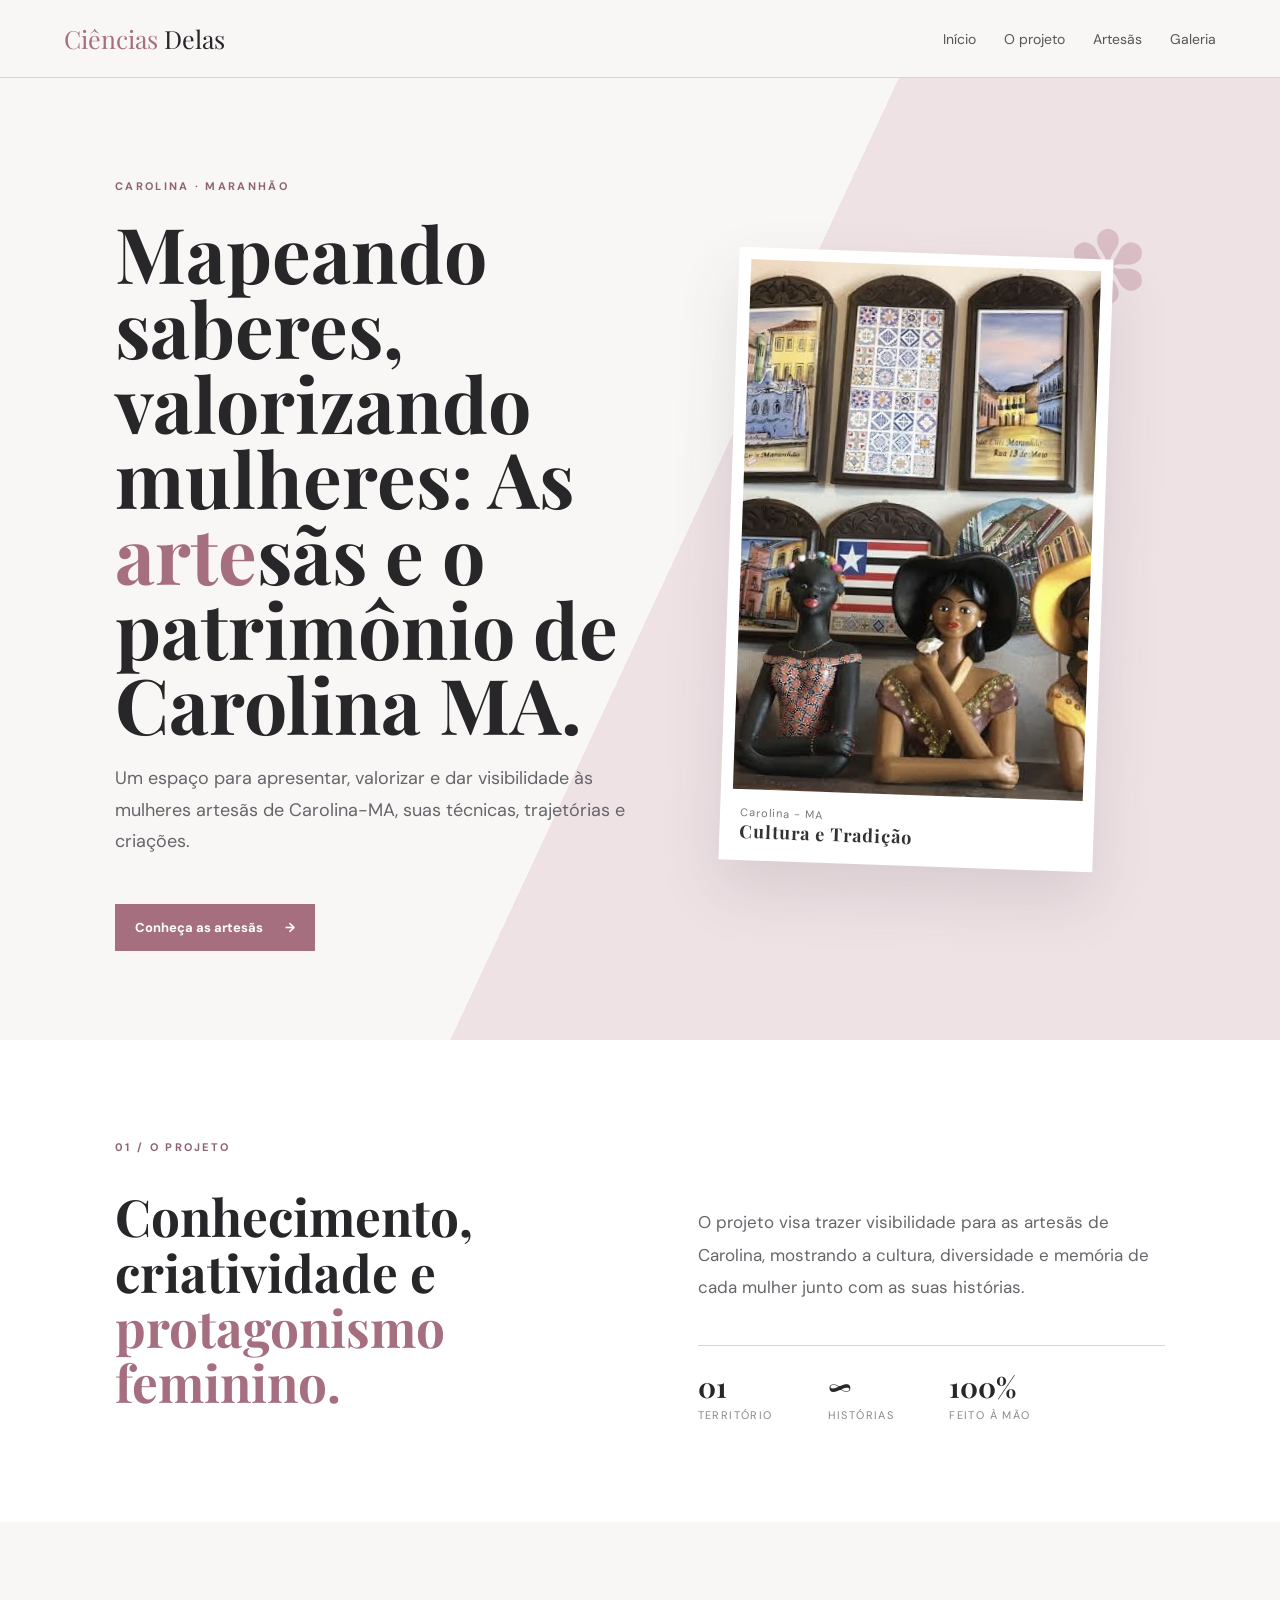
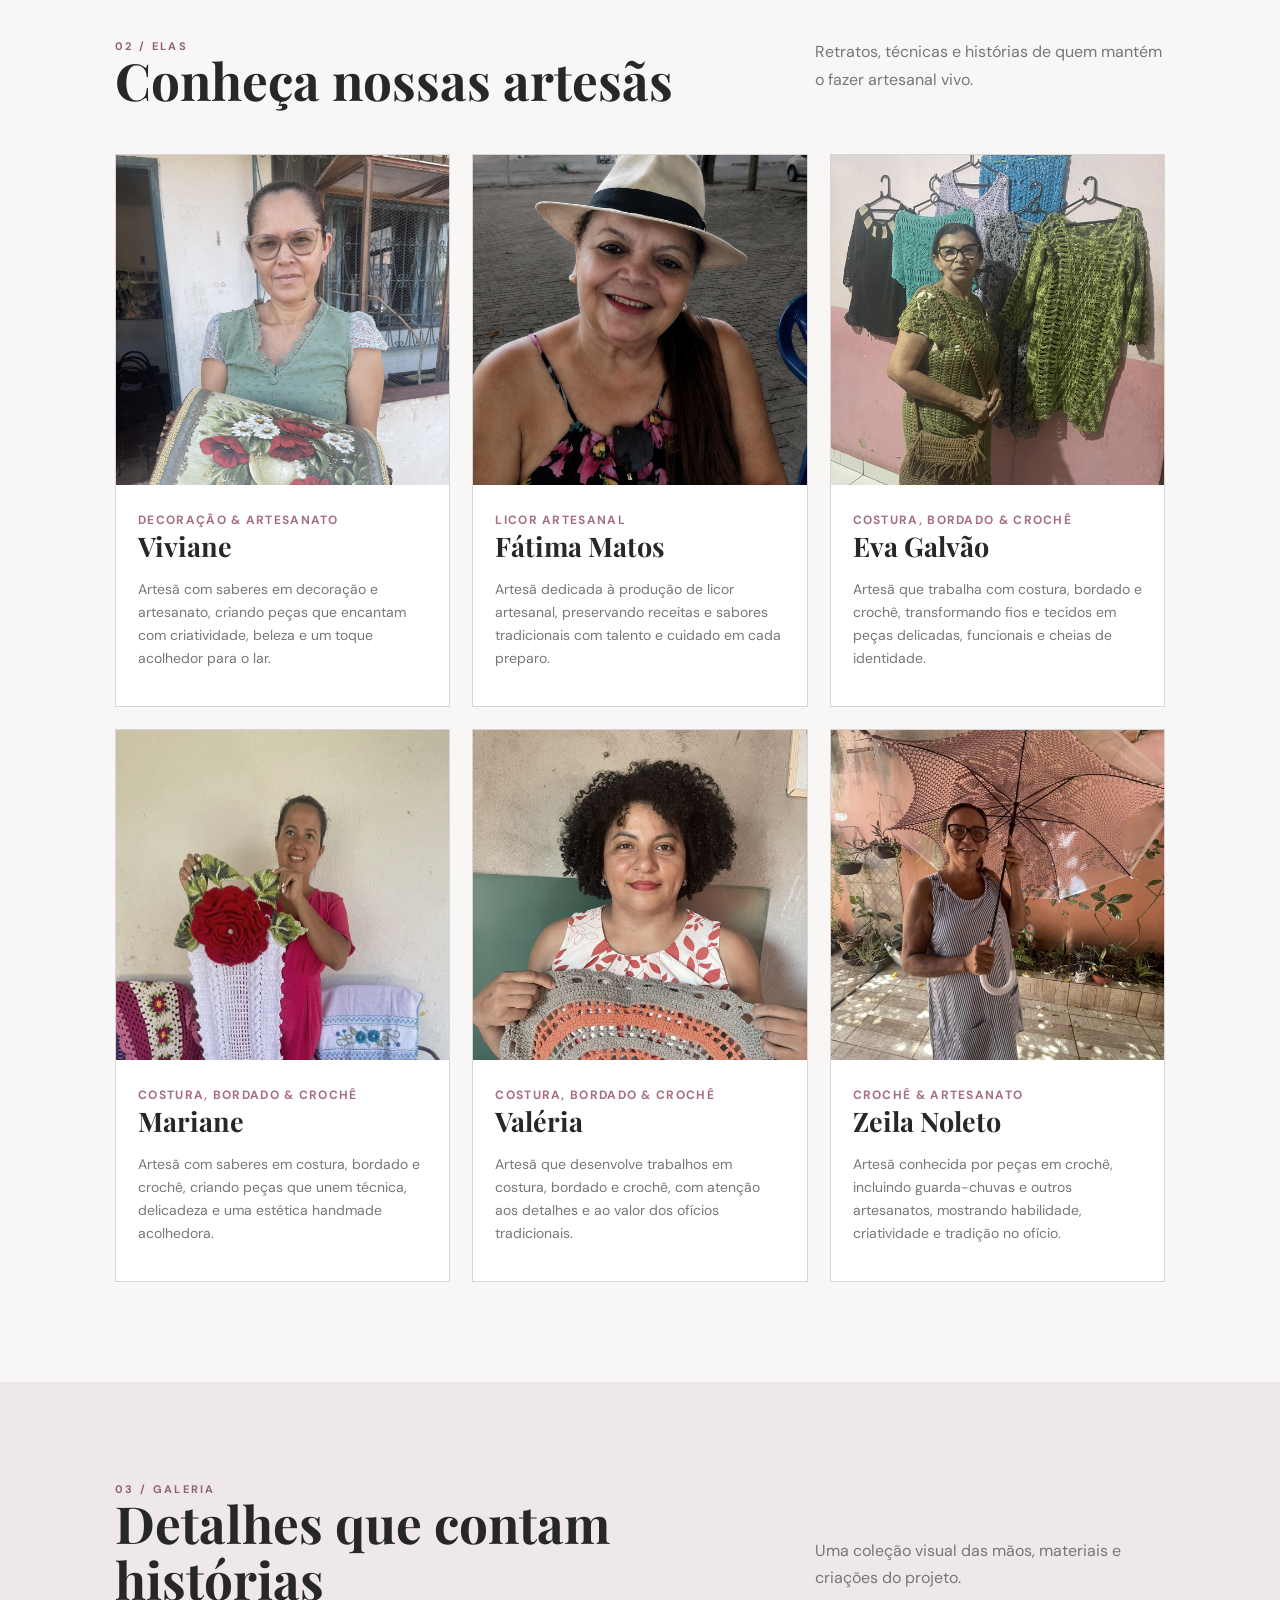
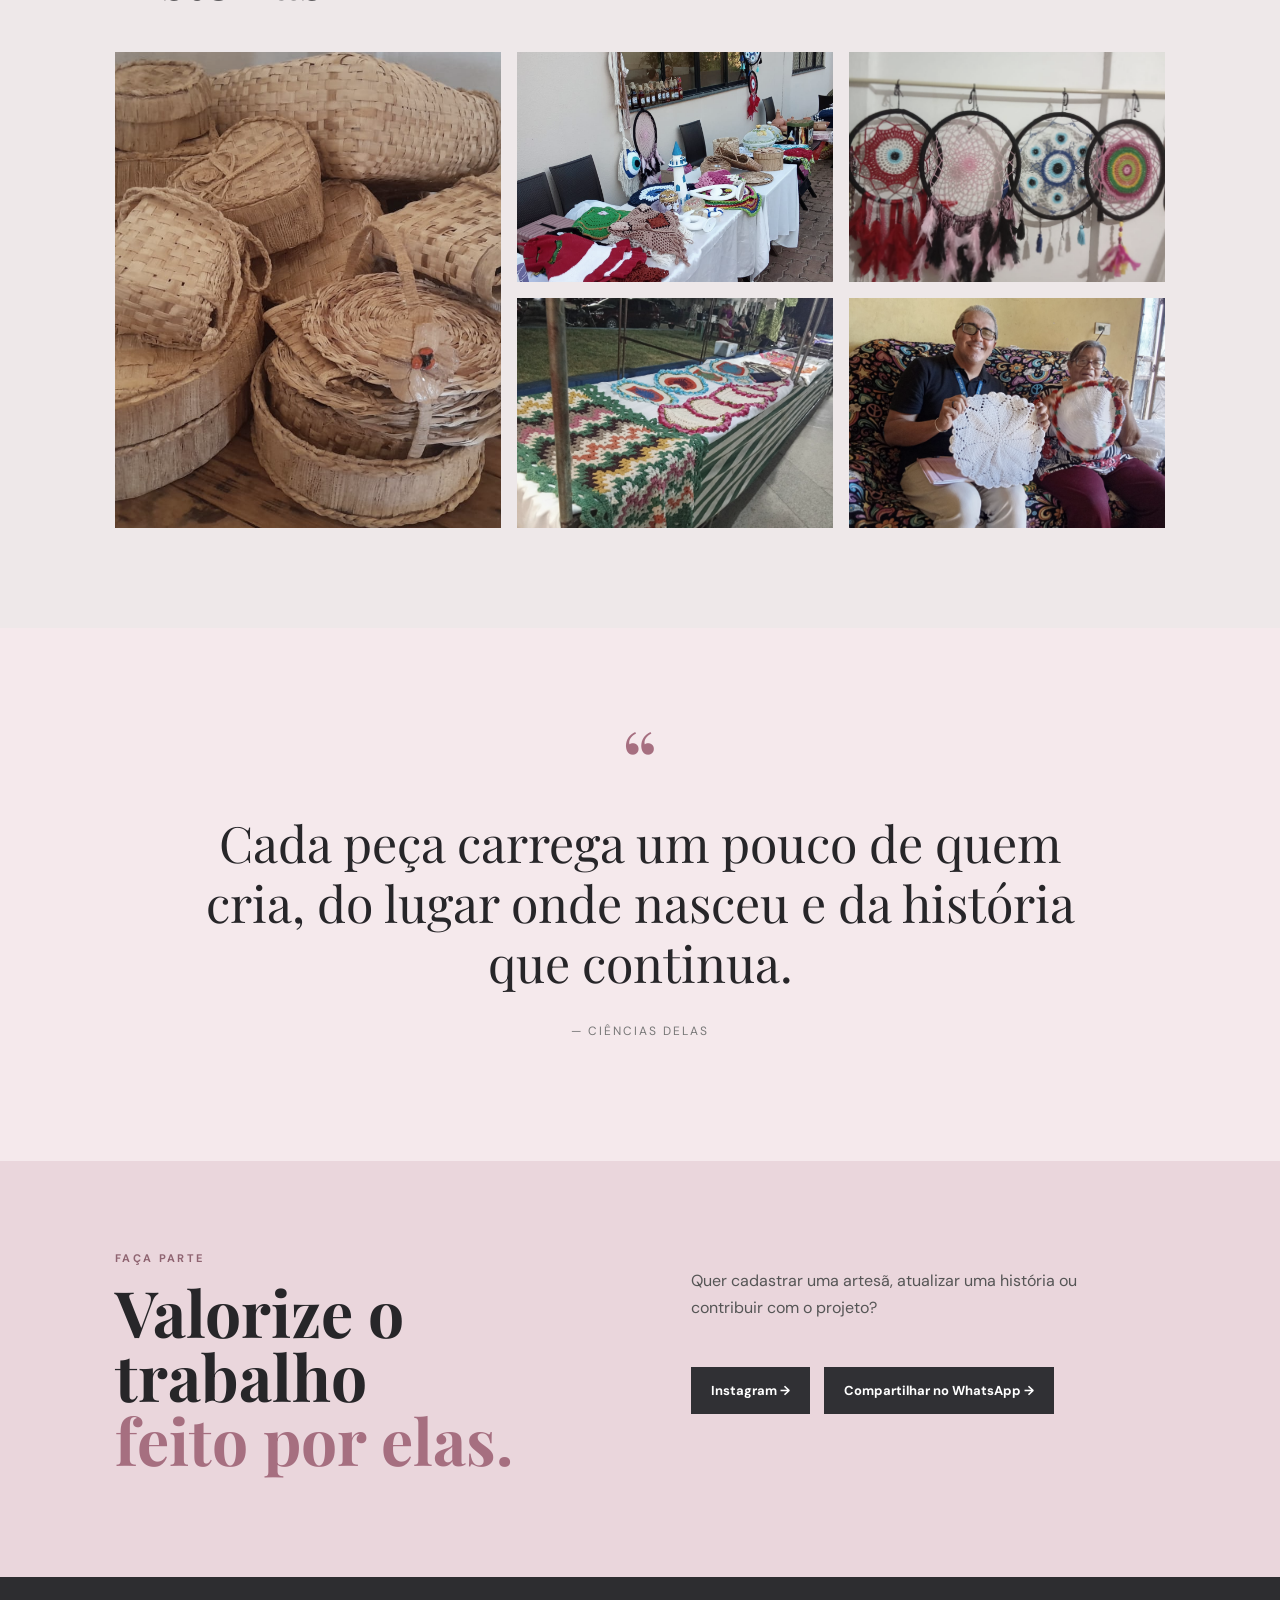
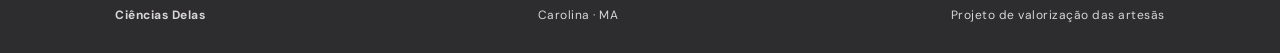
<file: index.html>
<!DOCTYPE html>
<html lang="pt-BR">
<head>
  <meta charset="UTF-8">
  <meta name="viewport" content="width=device-width, initial-scale=1.0">
  <meta http-equiv="X-UA-Compatible" content="IE=edge">
  <title>Ciências Delas — Artesãs de Carolina-MA</title>
  <meta name="description" content="Projeto Ciências Delas valoriza as mulheres artesãs de Carolina, Maranhão, destacando histórias, saberes e criações tradicionais da região.">
  <meta name="keywords" content="Ciências Delas, artesãs de Carolina, Carolina MA, artesanato maranhense, mulheres artesãs, patrimônio cultural, bordado, crochê, licor artesanal">
  <meta name="author" content="Ciências Delas">
  <meta name="theme-color" content="#a66f80">
  <meta name="robots" content="index, follow">
  <meta property="og:type" content="website">
  <meta property="og:site_name" content="Ciências Delas">
  <meta property="og:title" content="Ciências Delas — Artesãs de Carolina-MA">
  <meta property="og:description" content="Conheça as histórias e as criações das mulheres artesãs de Carolina, Maranhão.">
  <meta property="og:url" content="https://cienciasdelas.vercel.app/">
  <meta property="og:image" content="https://cienciasdelas.vercel.app/assets/og-cover.png">
  <meta property="og:image:secure_url" content="https://cienciasdelas.vercel.app/assets/og-cover.png">
  <meta property="og:image:type" content="image/png">
  <meta property="og:image:alt" content="Ciências Delas - mulheres artesãs de Carolina Maranhão">
  <meta property="og:image:width" content="1200">
  <meta property="og:image:height" content="630">
  <meta name="twitter:card" content="summary_large_image">
  <meta name="twitter:title" content="Ciências Delas — Artesãs de Carolina-MA">
  <meta name="twitter:description" content="Valorizando o trabalho, a memória e a cultura das mulheres artesãs de Carolina, Maranhão.">
  <meta name="twitter:image" content="https://cienciasdelas.vercel.app/assets/og-cover.png">
  <link rel="canonical" href="https://cienciasdelas.vercel.app/">
  <link rel="icon" href="/assets/favicon.jpg" type="image/jpeg">
  <link rel="apple-touch-icon" href="/assets/favicon.jpg">
  <link rel="preconnect" href="https://fonts.googleapis.com">
  <link rel="preconnect" href="https://fonts.gstatic.com" crossorigin>
  <link href="https://fonts.googleapis.com/css2?family=DM+Sans:wght@400;500;600;700&family=Playfair+Display:wght@600;700&display=swap" rel="stylesheet">
  <link rel="stylesheet" href="style.css">
</head>
<body>
<header class="topbar">
  <a class="brand" href="#inicio"><span>Ciências</span> Delas</a>
  <nav>
    <a href="#inicio">Início</a>
    <a href="#projeto">O projeto</a>
    <a href="#artesas">Artesãs</a>
    <a href="#galeria">Galeria</a>
  </nav>
</header>

<main>
<section id="inicio" class="hero">
  <div class="hero-copy">
    <p class="eyebrow">CAROLINA · MARANHÃO</p>
    <h1>Mulheres que transformam <em>arte</em> em história.</h1>
    <p class="hero-text">Um espaço para apresentar, valorizar e dar visibilidade às mulheres artesãs de Carolina-MA, suas técnicas, trajetórias e criações.</p>
    <a class="button" href="#artesas">Conheça as artesãs <span>→</span></a>
  </div>
  <div class="hero-art">
    <div class="flower flower-a">✽</div>
    <div class="hero-card">
      <img id="heroImage" src="/assets/hero.jpeg" alt="Trabalho artesanal">
      <div class="image-label">Carolina - MA<br><strong>Cultura e Tradição</strong></div>
    </div>
  </div>
</section>

<section id="projeto" class="section project">
  <div class="section-tag">01 / O PROJETO</div>
  <div class="two-col">
    <div>
      <h2>Conhecimento, criatividade e <span>protagonismo feminino.</span></h2>
    </div>
    <div>
      <p id="projectText">Ciências Delas nasce para registrar e divulgar histórias de mulheres artesãs de Carolina-MA. O projeto valoriza o conhecimento transmitido entre gerações, a criatividade presente em cada peça e o papel do artesanato na cultura e na economia local.</p>
      <div class="stats">
        <div><strong>01</strong><span>território</span></div>
        <div><strong>∞</strong><span>histórias</span></div>
        <div><strong>100%</strong><span>feito à mão</span></div>
      </div>
    </div>
  </div>
</section>

<section id="artesas" class="section artisans">
  <div class="section-head">
    <div>
      <div class="section-tag">02 / ELAS</div>
      <h2>Conheça nossas artesãs</h2>
    </div>
    <p>Retratos, técnicas e histórias de quem mantém o fazer artesanal vivo.</p>
  </div>
  <div id="artisanGrid" class="artisan-grid"></div>
</section>

<section id="galeria" class="section gallery-section">
  <div class="section-head">
    <div>
      <div class="section-tag">03 / GALERIA</div>
      <h2>Detalhes que contam histórias</h2>
    </div>
    <p>Uma coleção visual das mãos, materiais e criações do projeto.</p>
  </div>
  <div id="gallery" class="gallery"></div>
</section>

<section class="quote">
  <div class="quote-mark">“</div>
  <blockquote id="quoteText">Cada peça carrega um pouco de quem cria, do lugar onde nasceu e da história que continua.</blockquote>
  <p>— Ciências Delas</p>
</section>

<section class="contact">
  <div>
    <div class="section-tag">FAÇA PARTE</div>
    <h2>Valorize o trabalho<br><span>feito por elas.</span></h2>
  </div>
  <div>
    <p>Quer cadastrar uma artesã, atualizar uma história ou contribuir com o projeto?</p>
    <div class="social-links">
      <a class="button dark" href="https://instagram.com/maos.decarolina" target="_blank" rel="noopener noreferrer">Instagram →</a>
      <a class="button dark" href="https://api.whatsapp.com/send?text=Conhe%C3%A7a%20o%20projeto%20Ci%C3%AAncias%20Delas%20e%20valorizem%20as%20artes%C3%A3s%20de%20Carolina:%20https%3A%2F%2Fcienciasdelas.vercel.app%2F" target="_blank" rel="noopener noreferrer">Compartilhar no WhatsApp →</a>
    </div>
  </div>
</section>
</main>

<footer>
  <strong>Ciências Delas</strong>
  <span>Carolina · MA</span>
  <span>Projeto de valorização das artesãs</span>
</footer>
<script src="app.js"></script>
</body>
</html>
</file>
<file: style.css>
:root{
  --pink:#ead6dc;--pink2:#f5e9ec;--pink3:#d8b8c2;--ink:#272629;--gray:#66656a;
  --line:#d9d5d7;--paper:#f8f7f5;--white:#fff;--dark:#303034;
}
*{box-sizing:border-box}html{scroll-behavior:smooth}body{margin:0;background:var(--paper);color:var(--ink);font-family:"DM Sans",sans-serif}
a{color:inherit;text-decoration:none}.topbar{height:78px;border-bottom:1px solid var(--line);display:flex;align-items:center;padding:0 5vw;gap:42px;background:rgba(248,247,245,.95);position:sticky;top:0;z-index:20;backdrop-filter:blur(12px)}
.brand{font-family:"Playfair Display",serif;font-size:25px;margin-right:auto}.brand span{color:#a66f80}.topbar nav{display:flex;gap:28px;font-size:14px;color:#555}.topbar nav a:hover{color:#9a6576}.admin-link{font-size:12px;border:1px solid #b8b2b5;padding:10px 15px;text-transform:uppercase;letter-spacing:1px}
.hero{min-height:calc(100vh - 78px);display:grid;grid-template-columns:1.05fr .95fr;align-items:center;padding:7vw 9vw;overflow:hidden;background:linear-gradient(115deg,var(--paper) 52%,#eee2e5 52%)}
.eyebrow,.section-tag{letter-spacing:2.3px;font-size:11px;font-weight:700;color:#8f6471}.hero h1{font-family:"Playfair Display",serif;font-size:clamp(48px,6vw,82px);line-height:.98;max-width:760px;margin:22px 0}.hero h1 em,.two-col h2 span,.contact h2 span{color:#a66f80;font-style:normal}.hero-text{max-width:560px;color:var(--gray);font-size:18px;line-height:1.75}.button{display:inline-flex;gap:22px;align-items:center;margin-top:28px;padding:15px 20px;background:#a66f80;color:#fff;font-weight:700;font-size:13px;border:0;cursor:pointer}.button:hover{transform:translateY(-1px);filter:brightness(.97)}
.hero-art{position:relative;display:flex;justify-content:center}.hero-card{width:min(440px,75%);background:#fff;padding:12px;box-shadow:0 28px 60px #5a4a5025;transform:rotate(2deg)}.hero-card img{width:100%;height:530px;object-fit:cover;display:block;filter:saturate(.7)}.image-label{padding:16px 8px 5px;color:#777;font-size:11px;letter-spacing:1px}.image-label strong{font-family:"Playfair Display";font-size:18px;color:#333}.flower{position:absolute;font-size:100px;color:#c59ba7;opacity:.5}.flower-a{right:3%;top:-8%}
.section{padding:100px 9vw}.project{background:#fff}.two-col{display:grid;grid-template-columns:1fr 1fr;gap:9vw;margin-top:35px}.two-col h2,.section-head h2{font-family:"Playfair Display",serif;font-size:clamp(36px,4vw,58px);line-height:1.08;margin:0}.two-col p{color:var(--gray);line-height:1.9;font-size:17px}.stats{display:flex;border-top:1px solid var(--line);margin-top:42px;padding-top:22px;gap:55px}.stats div{display:grid;gap:3px}.stats strong{font-family:"Playfair Display";font-size:28px}.stats span{font-size:11px;text-transform:uppercase;letter-spacing:1.4px;color:#888}
.section-head{display:flex;justify-content:space-between;align-items:end;gap:40px;margin-bottom:45px}.section-head>p{max-width:350px;color:#777;line-height:1.7}.artisan-grid{display:grid;grid-template-columns:repeat(3,1fr);gap:22px}.artisan{background:#fff;border:1px solid var(--line)}.artisan img{width:100%;height:330px;object-fit:cover;filter:saturate(.7)}.artisan-body{padding:22px}.artisan h3{font-family:"Playfair Display";font-size:27px;margin:0 0 5px}.artisan .tech{color:#a66f80;font-size:12px;text-transform:uppercase;letter-spacing:1.3px;font-weight:700}.artisan p{color:#777;line-height:1.65;font-size:14px}.gallery-section{background:#eee8e9}.gallery{display:grid;grid-template-columns:1.1fr .9fr .9fr;grid-auto-rows:230px;gap:16px}.gallery img{width:100%;height:100%;object-fit:cover;filter:saturate(.7)}.gallery img:first-child{grid-row:span 2}.quote{padding:110px 15vw;text-align:center;background:var(--pink2)}.quote-mark{font-family:"Playfair Display";font-size:90px;line-height:.5;color:#a66f80}.quote blockquote{font-family:"Playfair Display";font-size:clamp(28px,4vw,50px);line-height:1.2;margin:30px auto;max-width:900px}.quote p{font-size:12px;letter-spacing:2px;text-transform:uppercase;color:#777}.contact{display:grid;grid-template-columns:1fr 1fr;gap:8vw;padding:90px 9vw;background:var(--pink)}.contact h2{font-family:"Playfair Display";font-size:clamp(40px,5vw,65px);line-height:1;margin:15px 0}.contact p{color:#555;line-height:1.7;max-width:400px}.social-links{display:flex;flex-wrap:wrap;gap:14px;margin-top:18px}.dark{background:var(--dark)}footer{display:flex;justify-content:space-between;padding:30px 9vw;background:#2d2d30;color:#d9d5d7;font-size:12px;letter-spacing:.5px}
.admin-page{background:#f1eeee}.admin-wrap{max-width:1100px;margin:auto;padding:70px 5vw}.admin-hero{display:flex;justify-content:space-between;gap:50px;align-items:end;margin-bottom:35px}.admin-hero h1{font-family:"Playfair Display";font-size:55px;line-height:1;margin:15px 0}.admin-hero p{color:#777;max-width:600px;line-height:1.7}.admin-card{background:#fff;border:1px solid var(--line);padding:35px;margin:20px 0}.admin-card label{display:block;font-size:12px;font-weight:700;margin:20px 0 8px;color:#666}.admin-card input,.admin-card textarea{width:100%;border:1px solid #d5d0d2;background:#faf9f8;padding:13px;font:inherit;outline:none}.admin-card input:focus,.admin-card textarea:focus{border-color:#a66f80}.edit-row{display:grid;grid-template-columns:120px 1fr 1fr 80px;gap:15px;padding:18px 0;border-bottom:1px solid var(--line);align-items:start}.edit-row img{width:120px;height:100px;object-fit:cover}.edit-fields input,.edit-fields textarea{margin-bottom:9px}.outline-button{background:transparent;border:1px solid #aaa;padding:12px 15px;cursor:pointer;margin-top:20px}.delete{border:0;background:#eee;color:#666;padding:10px;cursor:pointer}.muted{color:#777;font-size:13px;line-height:1.6}.toast{position:fixed;bottom:25px;right:25px;background:#303034;color:#fff;padding:14px 18px;opacity:0;pointer-events:none;transition:.25s}.toast.show{opacity:1}
@media(max-width:800px){.topbar nav{display:none}.hero{grid-template-columns:1fr;background:var(--paper);padding:70px 7vw}.hero-art{margin-top:50px}.hero-card img{height:420px}.section{padding:70px 7vw}.two-col,.contact{grid-template-columns:1fr}.artisan-grid{grid-template-columns:1fr}.gallery{grid-template-columns:1fr 1fr;grid-auto-rows:190px}.gallery img:first-child{grid-row:span 1}.section-head,.admin-hero{display:block}.admin-hero .button{margin-top:10px}.edit-row{grid-template-columns:80px 1fr}.edit-row img{width:80px;height:80px}.edit-row .delete{grid-column:2}}
</file>
